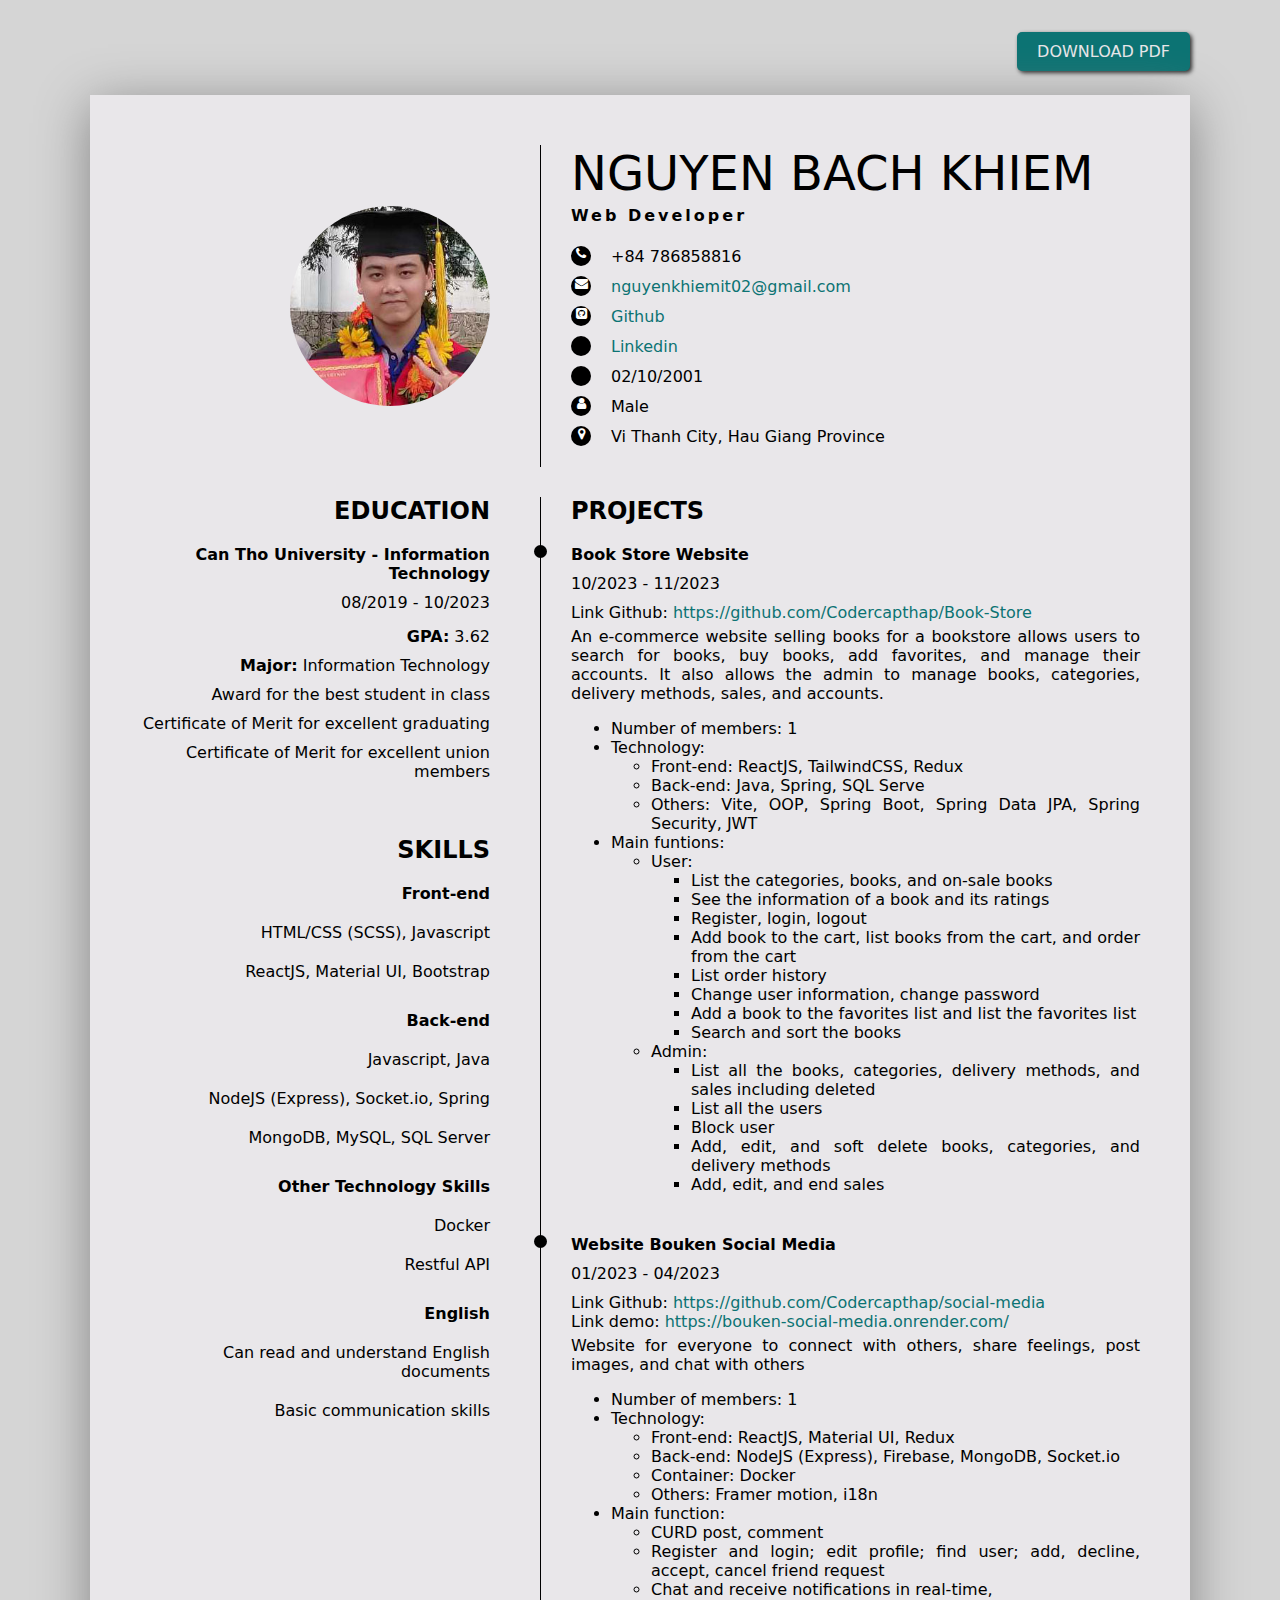
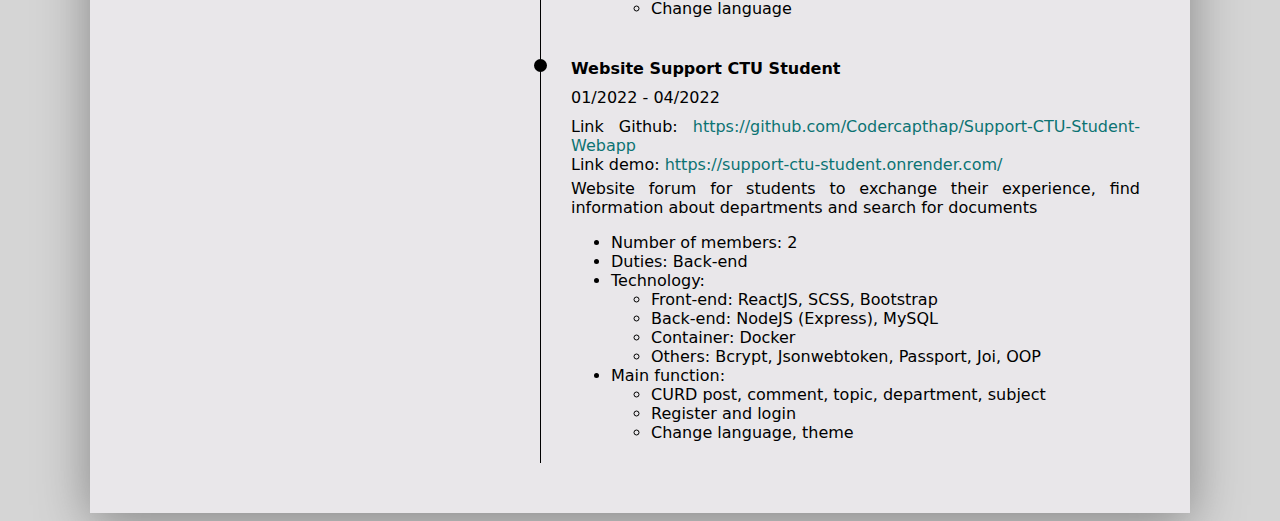
<file: index.html>
<!DOCTYPE html>
<html lang="en">
  <head>
    <meta charset="UTF-8" />
    <meta http-equiv="X-UA-Compatible" content="IE=edge" />
    <meta name="viewport" content="width=device-width, initial-scale=1.0" />
    <title>Document</title>
    <link rel="stylesheet" href="style.css" />
    <link
      rel="stylesheet"
      href="https://cdnjs.cloudflare.com/ajax/libs/font-awesome/6.2.1/css/all.min.css"
    />
  </head>
  <body>
    <div class="download_container">
      <a href="./assets/pdf/NguyenBachKhiem_CV.pdf" download class="download"
        >download pdf</a
      >
    </div>
    <div class="container">
      <div class="avatar">
        <img src="./assets/images/avatar.jpg" alt="" />
      </div>
      <div class="name">
        <h1>NGUYEN BACH KHIEM</h1>
        <div class="specialize">Web Developer</div>
        <ul class="contact">
          <li><span class="icon-phone"></span>+84 786858816</li>
          <li>
            <span class="icon-mail-alt"></span>
            <a href="mailto:nguyenkhiemit02@gmail.com">
              nguyenkhiemit02@gmail.com</a
            >
          </li>
          <li>
            <span class="icon-github-squared"></span>
            <a href=" https://github.com/Codercapthap" target="_blank">
              Github</a
            >
          </li>
          <li>
            <span class="icon-linkedin-squared"></span>
            <a
              href=" https://www.linkedin.com/in/b%C3%A1ch-khi%C3%AAm-nguy%E1%BB%85n-346a79129/"
              target="_blank"
            >
              Linkedin</a
            >
          </li>
          <li>
            <span class="icon-calendar"></span>
            02/10/2001
          </li>
          <li><span class="icon-user"></span> Male</li>
          <li>
            <span class="icon-location"></span> Vi Thanh City, Hau Giang
            Province
          </li>
        </ul>
      </div>
      <div class="experience">
        <h2>EDUCATION</h2>

        <div class="item">
          <h4>Can Tho University - Information Technology</h4>
          <div class="time">08/2019 - 10/2023</div>
          <div class="des"><strong>GPA:</strong> 3.62</div>
          <div class="des"><strong>Major:</strong> Information Technology</div>
          <div class="des">Award for the best student in class</div>
          <div class="des">Certificate of Merit for excellent graduating</div>
          <div class="des">
            Certificate of Merit for excellent union members
          </div>
        </div>
        <h2 class="skills">SKILLS</h2>
        <div class="item">
          <h4>Front-end</h4>
          <ul>
            <li>HTML/CSS (SCSS), Javascript</li>
            <li>ReactJS, Material UI, Bootstrap</li>
          </ul>
        </div>
        <div class="item">
          <h4>Back-end</h4>
          <ul>
            <li>Javascript, Java</li>
            <li>NodeJS (Express), Socket.io, Spring</li>
            <li>MongoDB, MySQL, SQL Server</li>
          </ul>
        </div>
        <div class="item">
          <h4>Other Technology Skills</h4>
          <ul>
            <li>Docker</li>
            <li>Restful API</li>
          </ul>
        </div>
        <div class="item">
          <h4>English</h4>
          <ul>
            <li>Can read and understand English documents</li>
            <li>Basic communication skills</li>
          </ul>
        </div>
      </div>
      <div class="project">
        <h2>PROJECTS</h2>
        <div class="item">
          <h4>Book Store Website</h4>
          <div class="time">10/2023 - 11/2023</div>
          <div class="web">
            Link Github:
            <a href="https://github.com/Codercapthap/Book-Store">
              https://github.com/Codercapthap/Book-Store</a
            >
          </div>
          <div class="des">
            An e-commerce website selling books for a bookstore allows users to
            search for books, buy books, add favorites, and manage their
            accounts. It also allows the admin to manage books, categories,
            delivery methods, sales, and accounts.
            <ul>
              <li>Number of members: 1</li>
              <li>
                Technology:
                <ul>
                  <li>Front-end: ReactJS, TailwindCSS, Redux</li>
                  <li>Back-end: Java, Spring, SQL Serve</li>
                  <li>
                    Others: Vite, OOP, Spring Boot, Spring Data JPA, Spring
                    Security, JWT
                  </li>
                </ul>
              </li>
              <li>
                Main funtions:
                <ul>
                  <li>
                    User:
                    <ul>
                      <li>List the categories, books, and on-sale books</li>
                      <li>See the information of a book and its ratings</li>
                      <li>Register, login, logout</li>
                      <li>
                        Add book to the cart, list books from the cart, and
                        order from the cart
                      </li>
                      <li>List order history</li>
                      <li>Change user information, change password</li>
                      <li>
                        Add a book to the favorites list and list the favorites
                        list
                      </li>
                      <li>Search and sort the books</li>
                    </ul>
                  </li>
                  <li>
                    Admin:
                    <ul>
                      <li>
                        List all the books, categories, delivery methods, and
                        sales including deleted
                      </li>
                      <li>List all the users</li>
                      <li>Block user</li>
                      <li>
                        Add, edit, and soft delete books, categories, and
                        delivery methods
                      </li>
                      <li>Add, edit, and end sales</li>
                    </ul>
                  </li>
                </ul>
              </li>
            </ul>
          </div>
        </div>
        <div class="item">
          <h4>Website Bouken Social Media</h4>
          <div class="time">01/2023 - 04/2023</div>
          <div class="web">
            Link Github:
            <a href="https://github.com/Codercapthap/social-media"
              >https://github.com/Codercapthap/social-media</a
            >
            <br />
            Link demo:
            <a href="https://bouken-social-media.onrender.com/"
              >https://bouken-social-media.onrender.com/</a
            >
          </div>
          <div class="des">
            Website for everyone to connect with others, share feelings, post
            images, and chat with others
            <ul>
              <li>Number of members: 1</li>
              <li>
                Technology:
                <ul>
                  <li>Front-end: ReactJS, Material UI, Redux</li>
                  <li>
                    Back-end: NodeJS (Express), Firebase, MongoDB, Socket.io
                  </li>
                  <li>Container: Docker</li>
                  <li>Others: Framer motion, i18n</li>
                </ul>
              </li>
              <li>
                Main function:
                <ul>
                  <li>CURD post, comment</li>
                  <li>
                    Register and login; edit profile; find user; add, decline,
                    accept, cancel friend request
                  </li>
                  <li>Chat and receive notifications in real-time,</li>
                  <li>Change language</li>
                </ul>
              </li>
            </ul>
          </div>
        </div>

        <div class="item">
          <h4>Website Support CTU Student</h4>
          <div class="time">01/2022 - 04/2022</div>
          <div class="web">
            Link Github:
            <a href="https://github.com/Codercapthap/Support-CTU-Student-Webapp"
              >https://github.com/Codercapthap/Support-CTU-Student-Webapp</a
            >
            <br />
            Link demo:
            <a href="https://support-ctu-student.onrender.com/"
              >https://support-ctu-student.onrender.com/</a
            >
          </div>
          <div class="des">
            Website forum for students to exchange their experience, find
            information about departments and search for documents
            <ul>
              <li>Number of members: 2</li>
              <li>Duties: Back-end</li>
              <li>
                Technology:
                <ul>
                  <li>Front-end: ReactJS, SCSS, Bootstrap</li>
                  <li>Back-end: NodeJS (Express), MySQL</li>
                  <li>Container: Docker</li>
                  <li>Others: Bcrypt, Jsonwebtoken, Passport, Joi, OOP</li>
                </ul>
              </li>
              <li>
                Main function:
                <ul>
                  <li>CURD post, comment, topic, department, subject</li>
                  <li>Register and login</li>
                  <li>Change language, theme</li>
                </ul>
              </li>
            </ul>
          </div>
        </div>
      </div>
    </div>
  </body>
</html>
</file>
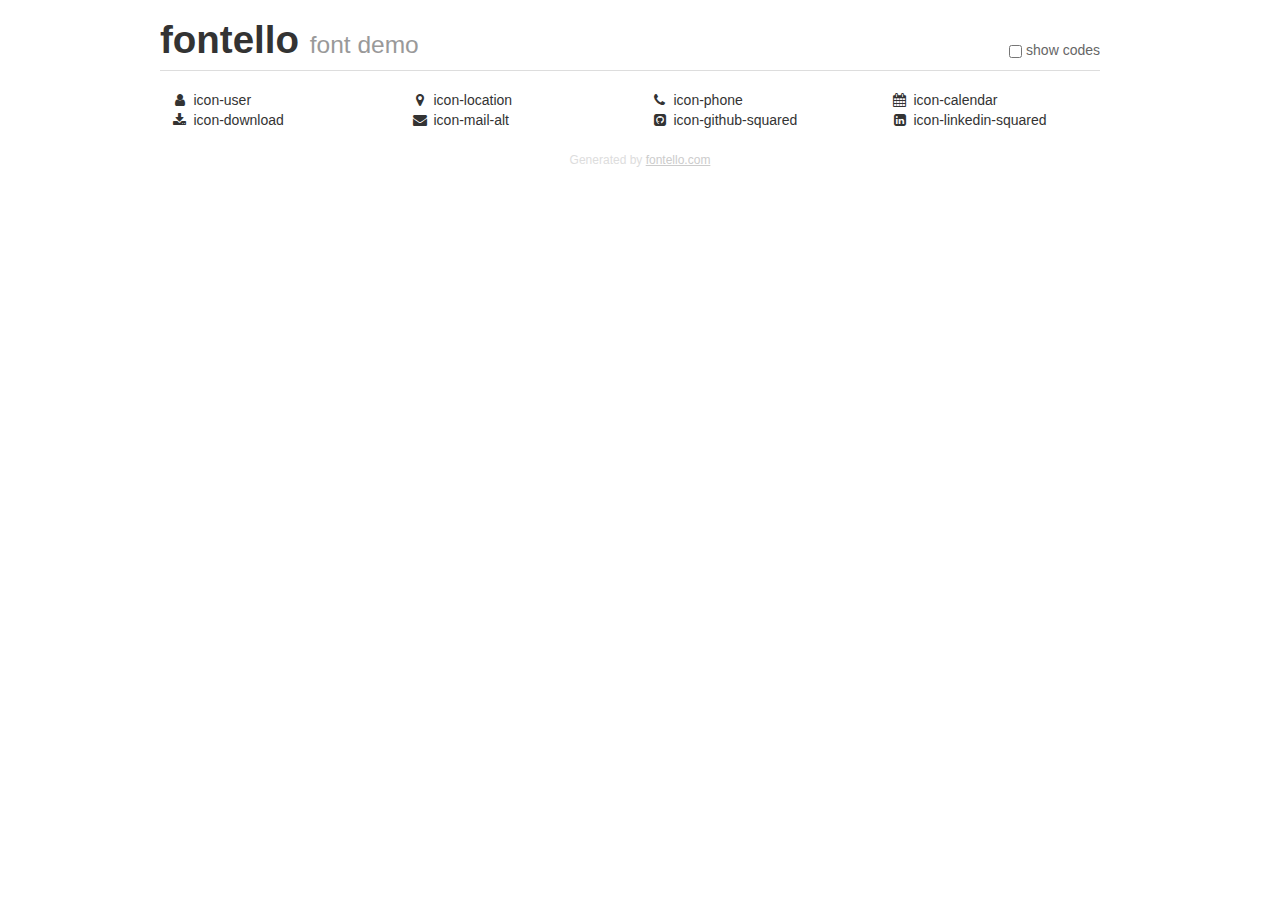
<file: assets/fontello/demo.html>
<!DOCTYPE html>
<html>
  <head>
  <!--[if lt IE 9]><script language="javascript" type="text/javascript" src="//html5shim.googlecode.com/svn/trunk/html5.js"></script><![endif]-->
  <meta charset="UTF-8">
  <style>
    html {
      font-size: 100%;
      -webkit-text-size-adjust: 100%;
      -ms-text-size-adjust: 100%;
    }
    a:focus {
      outline: thin dotted #333;
      outline: 5px auto -webkit-focus-ring-color;
      outline-offset: -2px;
    }
    a:hover,
    a:active {
      outline: 0;
    }
    input {
      margin: 0;
      font-size: 100%;
      vertical-align: middle;
      *overflow: visible;
      line-height: normal;
    }
    input::-moz-focus-inner {
      padding: 0;
      border: 0;
    }
    body {
      margin: 0;
      font-family: "Helvetica Neue", Helvetica, Arial, sans-serif;
      font-size: 14px;
      line-height: 20px;
      color: #333;
      background-color: #fff;
    }
    a {
      color: #08c;
      text-decoration: none;
    }
    a:hover {
      color: #005580;
      text-decoration: underline;
    }
    .row {
      margin-left: -20px;
      *zoom: 1;
    }
    .row:before,
    .row:after {
      display: table;
      content: "";
      line-height: 0;
    }
    .row:after {
      clear: both;
    }
    .span3 {
      float: left;
      min-height: 1px;
      margin-left: 20px;
      width: 220px;
    }
    .container {
      width: 940px;
      margin-right: auto;
      margin-left: auto;
      *zoom: 1;
    }
    .container:before,
    .container:after {
      display: table;
      content: "";
      line-height: 0;
    }
    .container:after {
      clear: both;
    }
    small {
      font-size: 85%;
    }
    h1 {
      margin: 10px 0;
      font-family: inherit;
      font-weight: bold;
      line-height: 20px;
      color: inherit;
      text-rendering: optimizelegibility;
      line-height: 40px;
      font-size: 38.5px;
    }
    h1 small {
      font-weight: normal;
      line-height: 1;
      color: #999;
      font-size: 24.5px;
    }

    body {
      margin-top: 90px;
    }
    .header {
      position: fixed;
      top: 0;
      left: 50%;
      margin-left: -480px;
      background-color: #fff;
      border-bottom: 1px solid #ddd;
      padding-top: 10px;
      z-index: 10;
    }
    .footer {
      color: #ddd;
      font-size: 12px;
      text-align: center;
      margin-top: 20px;
    }
    .footer a {
      color: #ccc;
      text-decoration: underline;
    }
    .the-icons {
      font-size: 14px;
      line-height: 24px;
    }
    .switch {
      position: absolute;
      right: 0;
      bottom: 10px;
      color: #666;
    }
    .switch input {
      margin-right: 0.3em;
    }
    .codesOn .i-name {
      display: none;
    }
    .codesOn .i-code {
      display: inline;
    }
    .i-code {
      display: none;
    }
    @font-face {
      font-family: 'fontello';
      src: url('./font/fontello.eot?71287757');
      src: url('./font/fontello.eot?71287757#iefix') format('embedded-opentype'),
           url('./font/fontello.woff?71287757') format('woff'),
           url('./font/fontello.ttf?71287757') format('truetype'),
           url('./font/fontello.svg?71287757#fontello') format('svg');
      font-weight: normal;
      font-style: normal;
    }
    .demo-icon {
      font-family: "fontello";
      font-style: normal;
      font-weight: normal;
      speak: never;
     
      display: inline-block;
      text-decoration: inherit;
      width: 1em;
      margin-right: .2em;
      text-align: center;
      /* opacity: .8; */
     
      /* For safety - reset parent styles, that can break glyph codes*/
      font-variant: normal;
      text-transform: none;
     
      /* fix buttons height, for twitter bootstrap */
      line-height: 1em;
     
      /* Animation center compensation - margins should be symmetric */
      /* remove if not needed */
      margin-left: .2em;
     
      /* You can be more comfortable with increased icons size */
      /* font-size: 120%; */
     
      /* Font smoothing. That was taken from TWBS */
      -webkit-font-smoothing: antialiased;
      -moz-osx-font-smoothing: grayscale;
     
      /* Uncomment for 3D effect */
      /* text-shadow: 1px 1px 1px rgba(127, 127, 127, 0.3); */
    }
    </style>
    <link rel="stylesheet" href="css/animation.css"><!--[if IE 7]><link rel="stylesheet" href="css/" + font.fontname + "-ie7.css"><![endif]-->
    <script>
      function toggleCodes(on) {
        var obj = document.getElementById('icons');
      
        if (on) {
          obj.className += ' codesOn';
        } else {
          obj.className = obj.className.replace(' codesOn', '');
        }
      }
    </script>
  </head>
  <body>
    <div class="container header">
      <h1>fontello <small>font demo</small></h1>
      <label class="switch">
        <input type="checkbox" onclick="toggleCodes(this.checked)">show codes
      </label>
    </div>
    <div class="container" id="icons">
      <div class="row">
        <div class="span3" title="Code: 0xe800">
          <i class="demo-icon icon-user">&#xe800;</i> <span class="i-name">icon-user</span><span class="i-code">0xe800</span>
        </div>
        <div class="span3" title="Code: 0xe801">
          <i class="demo-icon icon-location">&#xe801;</i> <span class="i-name">icon-location</span><span class="i-code">0xe801</span>
        </div>
        <div class="span3" title="Code: 0xe802">
          <i class="demo-icon icon-phone">&#xe802;</i> <span class="i-name">icon-phone</span><span class="i-code">0xe802</span>
        </div>
        <div class="span3" title="Code: 0xe803">
          <i class="demo-icon icon-calendar">&#xe803;</i> <span class="i-name">icon-calendar</span><span class="i-code">0xe803</span>
        </div>
      </div>
      <div class="row">
        <div class="span3" title="Code: 0xe804">
          <i class="demo-icon icon-download">&#xe804;</i> <span class="i-name">icon-download</span><span class="i-code">0xe804</span>
        </div>
        <div class="span3" title="Code: 0xf0e0">
          <i class="demo-icon icon-mail-alt">&#xf0e0;</i> <span class="i-name">icon-mail-alt</span><span class="i-code">0xf0e0</span>
        </div>
        <div class="span3" title="Code: 0xf300">
          <i class="demo-icon icon-github-squared">&#xf300;</i> <span class="i-name">icon-github-squared</span><span class="i-code">0xf300</span>
        </div>
        <div class="span3" title="Code: 0xf30c">
          <i class="demo-icon icon-linkedin-squared">&#xf30c;</i> <span class="i-name">icon-linkedin-squared</span><span class="i-code">0xf30c</span>
        </div>
      </div>
    </div>
    <div class="container footer">Generated by <a href="https://fontello.com">fontello.com</a></div>
  </body>
</html>
</file>
<file: style.css>
@import "assets/fontello/css/fontello.css";

body {
  background-color: #d5d5d5;
  font-family: system-ui;
  display: flex;
  flex-direction: column;
}

.container {
  background-color: #e9e7ea;
  width: 1000px;
  max-width: 100%;
  margin: auto;
  padding: 50px;
  box-shadow: 0 10px 50px #858585;
  display: grid;
  grid-template-columns: 35% 60%;
  column-gap: 5%;
  row-gap: 30px;
}

.time {
  padding: 0 0 10px 0;
}

.item .des {
  padding: 5px 0;
}

.avatar img {
  width: 200px;
  height: 200px;
  object-fit: cover;
  object-position: 0 -10px;
  border-radius: 50%;
}
.avatar {
  display: flex;
  justify-content: end;
  align-items: center;
}
.name {
  padding-left: 30px;
  border-left: 1px solid #000;
}
.name h1 {
  font-weight: 300;
  font-size: xxx-large;
  margin: 0px 0 5px;
}
.name .specialize {
  margin: 0;
  font-weight: bold;
  letter-spacing: 3px;
}
.name .contact {
  padding: 0;
  list-style: none;
}
.name .contact span {
  display: inline-block;
  background-color: #000;
  width: 20px;
  height: 20px;
  color: #fff;
  text-align: center;
  border-radius: 50%;
  font-size: small;
  margin-right: 20px;
}
.name .contact li {
  padding: 5px 0;
  background-color: #e9e7ea;
  display: flex;
  align-items: center;
}

.name .contact li a {
  text-decoration: none;
  color: #0c7373;
  text-decoration: none;
}

.info ul {
  padding: 0;
  margin: 0;
  list-style: none;
  text-align: right;
  line-height: 30px;
}

h2 {
  padding: 0;
  margin: 0 0 20px 0;
}
.intro {
  padding-left: 30px;
  border-left: 1px solid #000;
  text-align: justify;
}
.experience {
  text-align: right;
}
.experience h4 {
  margin: 20px 0 10px;
}
.skills {
  margin-top: 50px;
}
.experience ul {
  padding: 0;
  margin: 0;
  list-style: none;
}
.experience li {
  padding: 10px 0;
}
.project {
  padding-left: 30px;
  text-align: justify;
  border-left: 1px solid #000;
}
.project h4 {
  margin: 20px 0 10px;
}
.project .web {
  /* padding: 10px 0; */
}

.project .web a {
  color: #0c7373;
  text-decoration: none;
}

.project .location {
  font-weight: 500;
  padding-bottom: 10px;
}
.project .item {
  position: relative;
}
.project .item::before {
  position: absolute;
  width: 13px;
  height: 13px;
  background-color: #000;
  content: "";
  border-radius: 50%;
  left: -37px;
}

@media only screen and (max-width: 768px) {
  .container {
    display: block;
  }
  .avatar {
    justify-content: center;
    margin-bottom: 16px;
  }
  .name h1 {
    font-size: xx-large;
  }
  .experience {
    text-align: left;
    padding-left: 30px;
    border-left: 1px solid #000;
  }
  .project {
    margin-top: 16px;
  }
}

.download_container {
  max-width: 100%;
  width: 1100px;
  margin: auto;
}

.download {
  background-color: #0c7373;
  padding: 10px 20px;
  border-radius: 5px;
  text-decoration: none;
  border: none;
  color: #e9e7ea;
  float: right;
  margin: 24px 0;
  text-transform: uppercase;
  font-weight: 500;
  box-shadow: 2px 2px 4px rgba(0, 0, 0, 0.8);
}
</file>
<file: assets/fontello/css/animation.css>
/*
   Animation example, for spinners
*/
.animate-spin {
  -moz-animation: spin 2s infinite linear;
  -o-animation: spin 2s infinite linear;
  -webkit-animation: spin 2s infinite linear;
  animation: spin 2s infinite linear;
  display: inline-block;
}
@-moz-keyframes spin {
  0% {
    -moz-transform: rotate(0deg);
    -o-transform: rotate(0deg);
    -webkit-transform: rotate(0deg);
    transform: rotate(0deg);
  }

  100% {
    -moz-transform: rotate(359deg);
    -o-transform: rotate(359deg);
    -webkit-transform: rotate(359deg);
    transform: rotate(359deg);
  }
}
@-webkit-keyframes spin {
  0% {
    -moz-transform: rotate(0deg);
    -o-transform: rotate(0deg);
    -webkit-transform: rotate(0deg);
    transform: rotate(0deg);
  }

  100% {
    -moz-transform: rotate(359deg);
    -o-transform: rotate(359deg);
    -webkit-transform: rotate(359deg);
    transform: rotate(359deg);
  }
}
@-o-keyframes spin {
  0% {
    -moz-transform: rotate(0deg);
    -o-transform: rotate(0deg);
    -webkit-transform: rotate(0deg);
    transform: rotate(0deg);
  }

  100% {
    -moz-transform: rotate(359deg);
    -o-transform: rotate(359deg);
    -webkit-transform: rotate(359deg);
    transform: rotate(359deg);
  }
}
@-ms-keyframes spin {
  0% {
    -moz-transform: rotate(0deg);
    -o-transform: rotate(0deg);
    -webkit-transform: rotate(0deg);
    transform: rotate(0deg);
  }

  100% {
    -moz-transform: rotate(359deg);
    -o-transform: rotate(359deg);
    -webkit-transform: rotate(359deg);
    transform: rotate(359deg);
  }
}
@keyframes spin {
  0% {
    -moz-transform: rotate(0deg);
    -o-transform: rotate(0deg);
    -webkit-transform: rotate(0deg);
    transform: rotate(0deg);
  }

  100% {
    -moz-transform: rotate(359deg);
    -o-transform: rotate(359deg);
    -webkit-transform: rotate(359deg);
    transform: rotate(359deg);
  }
}
</file>
